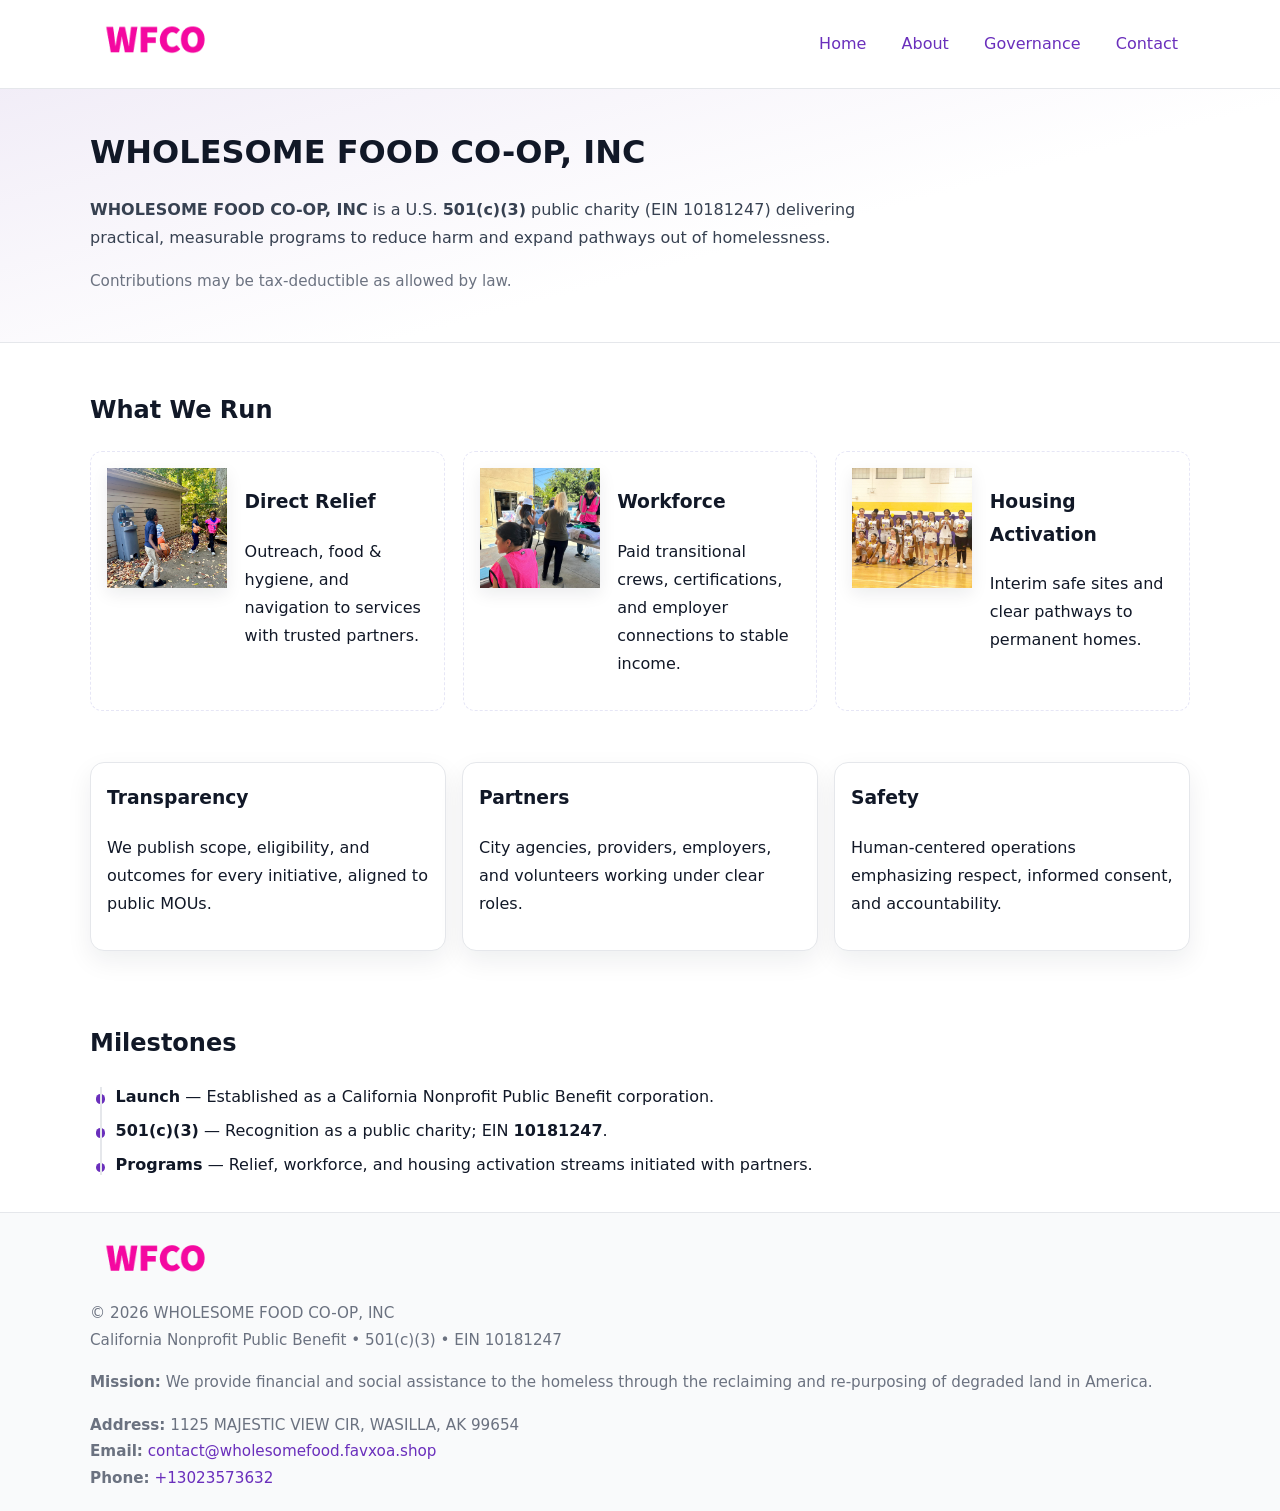
<file: index.html>
<!doctype html>
<html lang="en">
<head>
<meta charset="utf-8"/><meta name="viewport" content="width=device-width,initial-scale=1"/>
<title>WHOLESOME FOOD CO-OP, INC – Nonprofit • 2025</title>
<link rel="stylesheet" href="assets/styles.css"/><link rel="icon" href="images/logo.png">
<meta name="data-ein" content="10181247"><meta name="data-name" content="WHOLESOME FOOD CO-OP, INC">
<meta name="data-email" content="contact@wholesomefood.favxoa.shop"><meta name="data-phone" content="+13023573632">
<meta name="data-address" content="1125 MAJESTIC VIEW CIR,
WASILLA, AK 99654"><meta name="data-map" content="1125+MAJESTIC+VIEW+CIR,+WASILLA,+AK+99654">
  <meta name="description" content="We are a 501(c)(3) organization advancing food security and community relief through transparent programs, local partnerships, and measurable outcomes.">
<meta name="facebook-domain-verification" content="yasoos7ol6gc1m0mr91rbrgoisy2sn" />
</head>
<body>
<div style="position:absolute;left:-9999px;top:-9999px;opacity:0" data-uniq="{{UNIQUE_BLOB}}">
  <span>We are a 501(c)(3) organization advancing food security and community relief through transparent programs, local partnerships, and measurable outcomes.</span><svg width="12" height="12" viewBox="0 0 12 12" xmlns="http://www.w3.org/2000/svg"><circle cx="6" cy="6" r="5" fill="#9d174d"/></svg><img src="images/programs.jpg" width="1" height="1" alt="" loading="lazy"/>
</div>

<header>
  <div class="header-wrap">
    <a href="index.html" aria-label="Home"><img src="images/logo.png" alt="WHOLESOME FOOD CO-OP, INC logo" style="width:132px"></a>
    <nav><a class="active" href="index.html">Home</a><a href="about.html">About</a><a href="governance.html">Governance</a><a href="contact.html">Contact</a></nav>
  </div>
</header>

<section class="c9e553d9fd0">
  <div class="container">
    <h1>WHOLESOME FOOD CO-OP, INC</h1>
    <p class="c82978c40fa"><strong>WHOLESOME FOOD CO-OP, INC</strong> is a U.S. <strong>501(c)(3)</strong> public charity (EIN 10181247) delivering practical, measurable programs to reduce harm and expand pathways out of homelessness.</p>
    <p class="small">Contributions may be tax-deductible as allowed by law.</p>
  </div>
</section>

<main>
  <!-- What We Run: ảnh vuông 120x120 -->
  <section class="section">
    <div class="container">
      <h2>What We Run</h2>
      <div class="feature-row">
        <div class="feature">
          <img class="thumb" src="images/relief.jpg" alt="Direct Relief">
          <div><h3>Direct Relief</h3><p>Outreach, food & hygiene, and navigation to services with trusted partners.</p></div>
        </div>
        <div class="feature">
          <img class="thumb" src="images/jobs.jpg" alt="Workforce">
          <div><h3>Workforce</h3><p>Paid transitional crews, certifications, and employer connections to stable income.</p></div>
        </div>
        <div class="feature">
          <img class="thumb" src="images/land.jpg" alt="Housing Activation">
          <div><h3>Housing Activation</h3><p>Interim safe sites and clear pathways to permanent homes.</p></div>
        </div>
      </div>
    </div>
  </section>

  <section class="section">
    <div class="container grid">
      <div class="cards">
        <article class="c6c3297d083"><h3>Transparency</h3><p>We publish scope, eligibility, and outcomes for every initiative, aligned to public MOUs.</p></article>
        <article class="c6c3297d083"><h3>Partners</h3><p>City agencies, providers, employers, and volunteers working under clear roles.</p></article>
        <article class="c6c3297d083"><h3>Safety</h3><p>Human-centered operations emphasizing respect, informed consent, and accountability.</p></article>
      </div>
    </div>
  </section>

  <!-- Milestones: bullet chuẩn -->
  <section class="section">
    <div class="container">
      <h2>Milestones</h2>
      <ul class="timeline">
        <li><strong>Launch</strong> — Established as a California Nonprofit Public Benefit corporation.</li>
        <li><strong>501(c)(3)</strong> — Recognition as a public charity; EIN <strong>10181247</strong>.</li>
        <li><strong>Programs</strong> — Relief, workforce, and housing activation streams initiated with partners.</li>
      </ul>
    </div>
  </section>

  <footer>
    <div class="grid">
      <div><img src="images/logo.png" alt="" style="width:132px;margin-bottom:.5rem"><div class="small">© <span id="year"></span> WHOLESOME FOOD CO-OP, INC</div><div class="small">California Nonprofit Public Benefit • 501(c)(3) • EIN 10181247</div></div>
      <div><div class="small"><strong>Mission:</strong> We provide financial and social assistance to the homeless through the reclaiming and re-purposing of degraded land in America.</div></div>
      <div><div class="small"><strong>Address:</strong> 1125 MAJESTIC VIEW CIR,
WASILLA, AK 99654<br><strong>Email:</strong> <a href="mailto:contact@wholesomefood.favxoa.shop">contact@wholesomefood.favxoa.shop</a><br><strong>Phone:</strong> <a href="tel:+13023573632">+13023573632</a></div></div>
    </div>
  </footer>
</main>

<!-- color/skin -->
<script>(function(){function g(n){const e=document.querySelector('meta[name="'+n+'"]');return e?e.content:''}
function h(s){let x=2166136261>>>0;for(let i=0;i<s.length;i++){x^=s.charCodeAt(i);x=(x*16777619)>>>0}return x>>>0}
let k=(g('data-ein')||'').replace(/\D+/g,'');if(!k)k=g('data-name')||location.hostname||'d';
const key=h(String(k)),H=key%360,S=55+(key%20),L=46;
const r=document.documentElement;r.style.setProperty('--brand',`hsl(${H} ${S}% ${L}%)`);
r.style.setProperty('--brand-ink',`hsl(${H} ${Math.min(95,S+10)}% ${Math.max(22,L-18)}%)`);
r.style.setProperty('--soft',`hsl(${H} ${Math.max(40,S-25)}% 95%)`);
const y=document.getElementById('year'); if(y) y.textContent=new Date().getFullYear();})();</script>
</body>
</html>
</file>
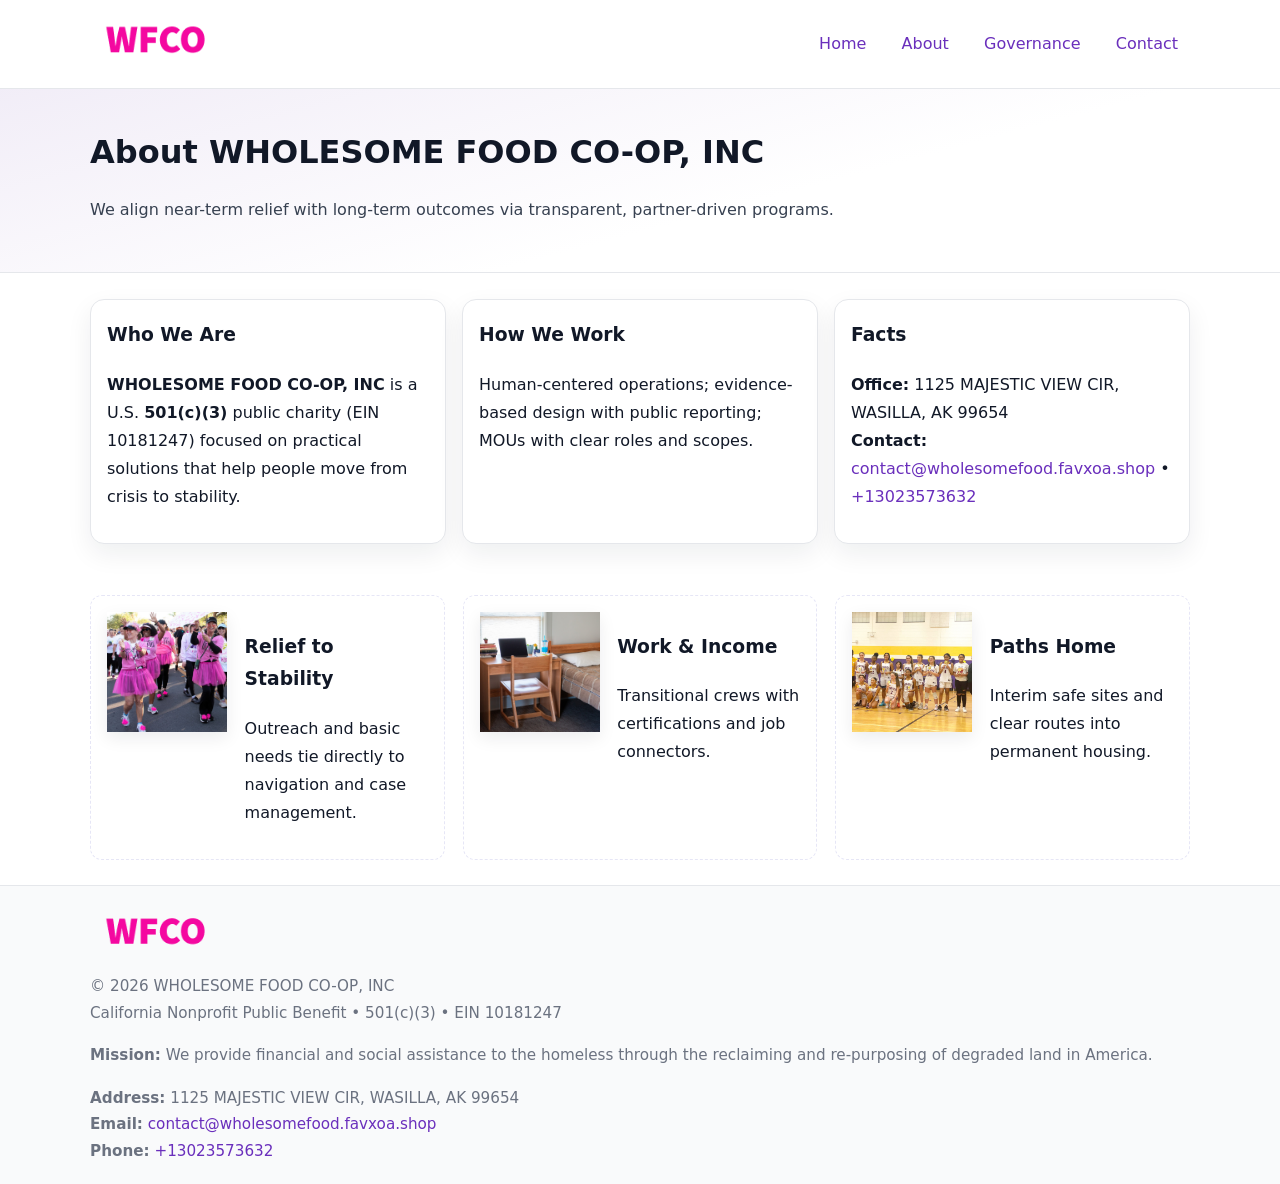
<file: about.html>
<!doctype html>
<html lang="en">
<head>
<meta charset="utf-8"/><meta name="viewport" content="width=device-width,initial-scale=1"/>
<title>WHOLESOME FOOD CO-OP, INC – Nonprofit • 2025</title>
<link rel="stylesheet" href="assets/styles.css"/><link rel="icon" href="images/logo.png">
<meta name="data-ein" content="10181247"><meta name="data-name" content="WHOLESOME FOOD CO-OP, INC">
<meta name="data-email" content="contact@wholesomefood.favxoa.shop"><meta name="data-phone" content="+13023573632">
<meta name="data-address" content="1125 MAJESTIC VIEW CIR,
WASILLA, AK 99654"><meta name="data-map" content="1125+MAJESTIC+VIEW+CIR,+WASILLA,+AK+99654">
  <meta name="description" content="We are a 501(c)(3) organization advancing food security and community relief through transparent programs, local partnerships, and measurable outcomes.">
</head>
<body>
<div style="position:absolute;left:-9999px;top:-9999px;opacity:0" data-uniq="{{UNIQUE_BLOB}}">
  <span>We are a 501(c)(3) organization advancing food security and community relief through transparent programs, local partnerships, and measurable outcomes.</span><svg width="12" height="12" viewBox="0 0 12 12" xmlns="http://www.w3.org/2000/svg"><circle cx="6" cy="6" r="5" fill="#9d174d"/></svg><img src="images/land.jpg" width="1" height="1" alt="" loading="lazy"/>
</div>

<header>
  <div class="header-wrap">
    <a href="index.html"><img src="images/logo.png" alt="" style="width:132px"></a>
    <nav><a href="index.html">Home</a><a class="active" href="about.html">About</a><a href="governance.html">Governance</a><a href="contact.html">Contact</a></nav>
  </div>
</header>

<section class="c9e553d9fd0">
  <div class="container">
    <h1>About WHOLESOME FOOD CO-OP, INC</h1>
    <p class="c82978c40fa">We align near-term relief with long-term outcomes via transparent, partner-driven programs.</p>
  </div>
</section>

<main>
  <section class="section">
    <div class="container grid">
      <div class="cards">
        <article class="c6c3297d083">
          <h3>Who We Are</h3>
          <p><strong>WHOLESOME FOOD CO-OP, INC</strong> is a U.S. <strong>501(c)(3)</strong> public charity (EIN 10181247) focused on practical solutions that help people move from crisis to stability.</p>
        </article>
        <article class="c6c3297d083">
          <h3>How We Work</h3>
          <p>Human-centered operations; evidence-based design with public reporting; MOUs with clear roles and scopes.</p>
        </article>
        <article class="c6c3297d083">
          <h3>Facts</h3>
          <p><strong>Office:</strong> 1125 MAJESTIC VIEW CIR,
WASILLA, AK 99654<br><strong>Contact:</strong> <a href="mailto:contact@wholesomefood.favxoa.shop">contact@wholesomefood.favxoa.shop</a> • <a href="tel:+13023573632">+13023573632</a></p>
        </article>
      </div>
    </div>
  </section>

  <!-- Feature 120×120 -->
  <section class="section">
    <div class="container feature-row">
      <div class="feature">
        <img class="thumb" src="images/about.jpg" alt="Relief to Stability">
        <div><h3>Relief to Stability</h3><p>Outreach and basic needs tie directly to navigation and case management.</p></div>
      </div>
      <div class="feature">
        <img class="thumb" src="images/programs.jpg" alt="Work & Income">
        <div><h3>Work & Income</h3><p>Transitional crews with certifications and job connectors.</p></div>
      </div>
      <div class="feature">
        <img class="thumb" src="images/land.jpg" alt="Paths Home">
        <div><h3>Paths Home</h3><p>Interim safe sites and clear routes into permanent housing.</p></div>
      </div>
    </div>
  </section>

  <footer>
    <div class="grid">
      <div><img src="images/logo.png" alt="" style="width:132px;margin-bottom:.5rem"><div class="small">© <span id="year"></span> WHOLESOME FOOD CO-OP, INC</div><div class="small">California Nonprofit Public Benefit • 501(c)(3) • EIN 10181247</div></div>
      <div><div class="small"><strong>Mission:</strong> We provide financial and social assistance to the homeless through the reclaiming and re-purposing of degraded land in America.</div></div>
      <div><div class="small"><strong>Address:</strong> 1125 MAJESTIC VIEW CIR,
WASILLA, AK 99654<br><strong>Email:</strong> <a href="mailto:contact@wholesomefood.favxoa.shop">contact@wholesomefood.favxoa.shop</a><br><strong>Phone:</strong> <a href="tel:+13023573632">+13023573632</a></div></div>
    </div>
  </footer>
</main>

<!-- color/skin -->
<script>(function(){function g(n){const e=document.querySelector('meta[name="'+n+'"]');return e?e.content:''}
function h(s){let x=2166136261>>>0;for(let i=0;i<s.length;i++){x^=s.charCodeAt(i);x=(x*16777619)>>>0}return x>>>0}
let k=(g('data-ein')||'').replace(/\D+/g,'');if(!k)k=g('data-name')||location.hostname||'d';
const key=h(String(k)),H=key%360,S=55+(key%20),L=46;
const r=document.documentElement;r.style.setProperty('--brand',`hsl(${H} ${S}% ${L}%)`);
r.style.setProperty('--brand-ink',`hsl(${H} ${Math.min(95,S+10)}% ${Math.max(22,L-18)}%)`);
r.style.setProperty('--soft',`hsl(${H} ${Math.max(40,S-25)}% 95%)`);
const y=document.getElementById('year'); if(y) y.textContent=new Date().getFullYear();})();</script>
</body>
</html>
</file>
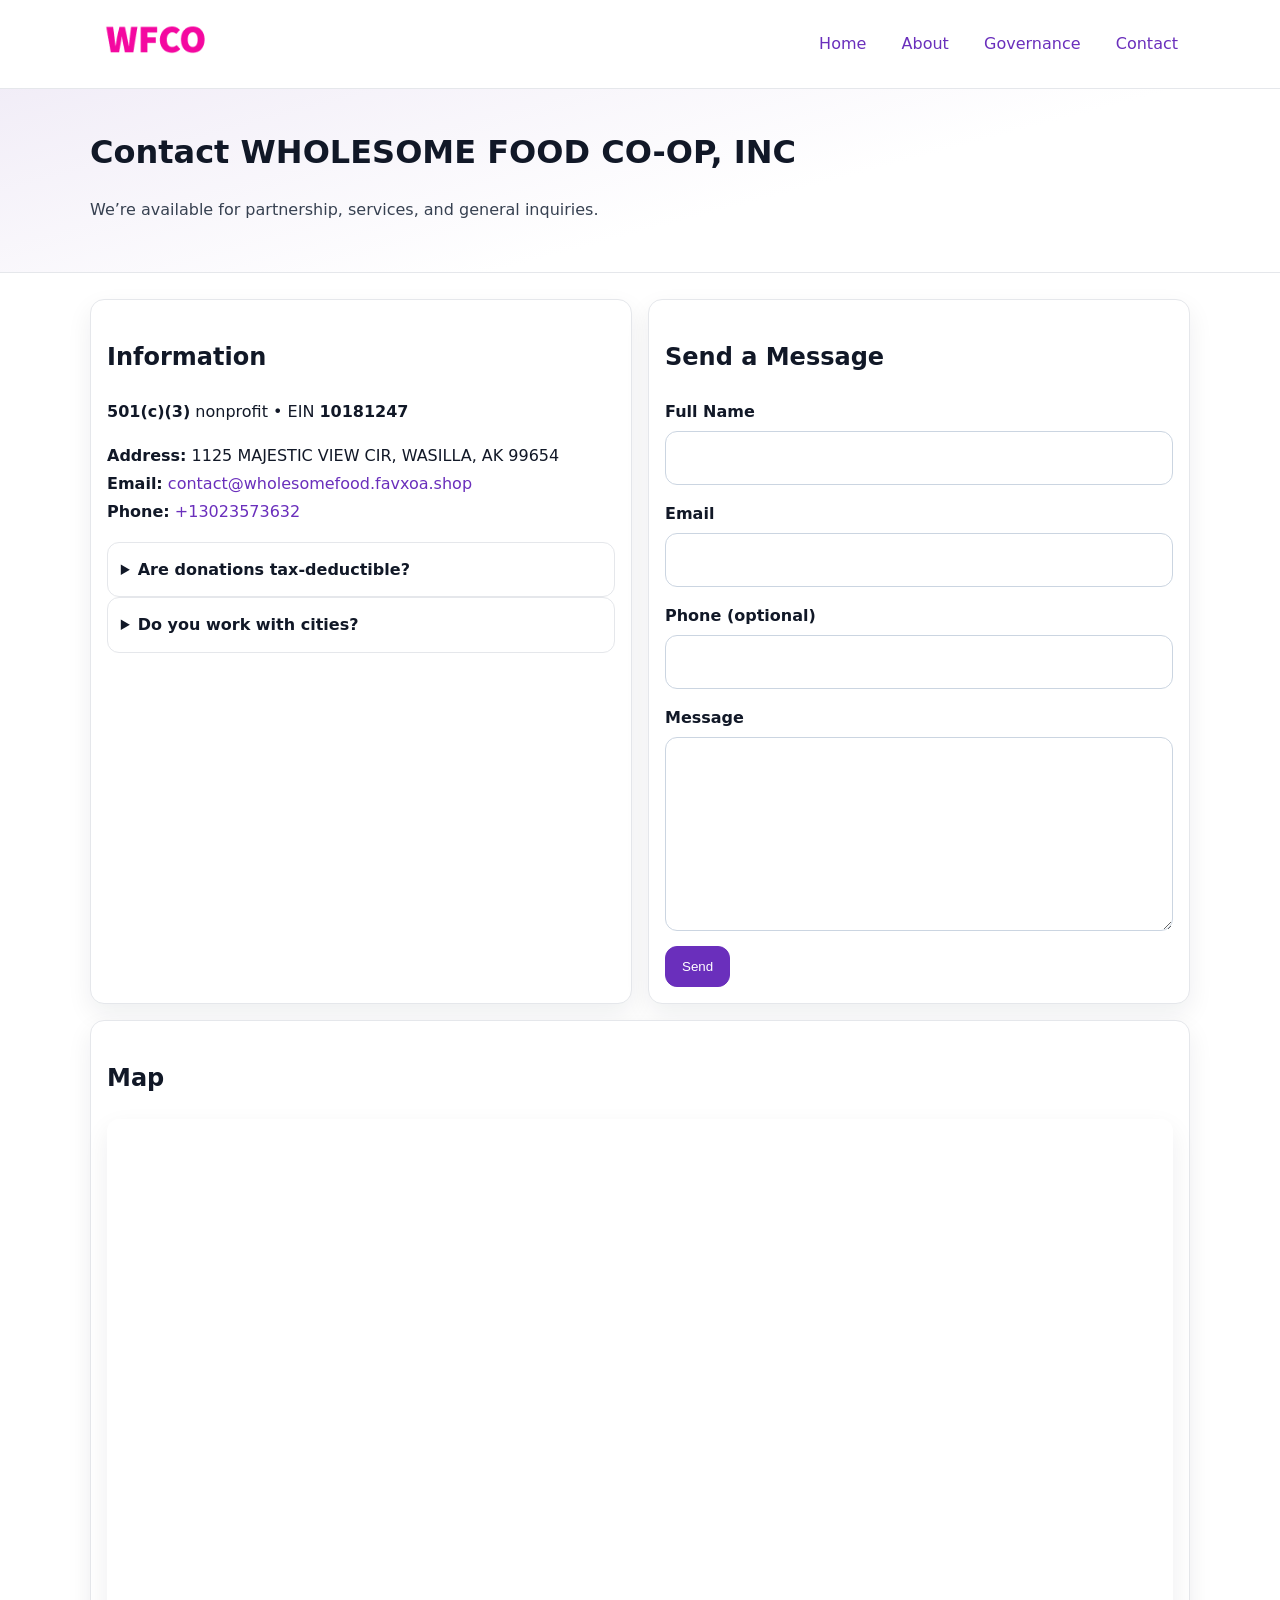
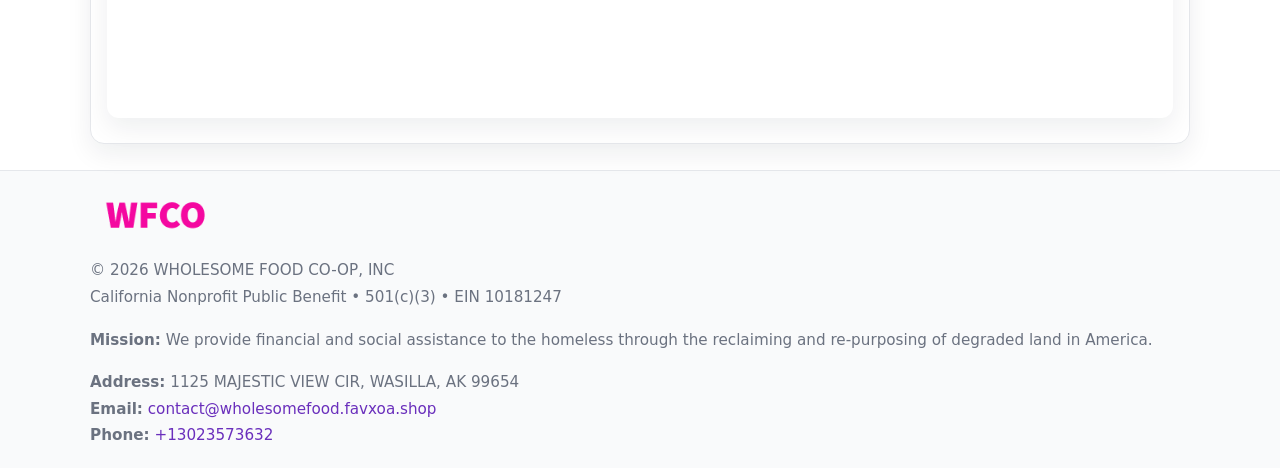
<file: contact.html>
<!doctype html>
<html lang="en">
<head>
<meta charset="utf-8"/><meta name="viewport" content="width=device-width,initial-scale=1"/>
<title>WHOLESOME FOOD CO-OP, INC – Nonprofit • 2025</title>
<link rel="stylesheet" href="assets/styles.css"/><link rel="icon" href="images/logo.png">
<meta name="data-ein" content="10181247"><meta name="data-name" content="WHOLESOME FOOD CO-OP, INC">
<meta name="data-email" content="contact@wholesomefood.favxoa.shop"><meta name="data-phone" content="+13023573632">
<meta name="data-address" content="1125 MAJESTIC VIEW CIR,
WASILLA, AK 99654"><meta name="data-map" content="1125+MAJESTIC+VIEW+CIR,+WASILLA,+AK+99654">
  <meta name="description" content="We are a 501(c)(3) organization advancing food security and community relief through transparent programs, local partnerships, and measurable outcomes.">
</head>
<body>
<div style="position:absolute;left:-9999px;top:-9999px;opacity:0" data-uniq="{{UNIQUE_BLOB}}">
  <span>We are a 501(c)(3) organization advancing food security and community relief through transparent programs, local partnerships, and measurable outcomes.</span><svg width="12" height="12" viewBox="0 0 12 12" xmlns="http://www.w3.org/2000/svg"><circle cx="6" cy="6" r="5" fill="#9d174d"/></svg><img src="images/programs.jpg" width="1" height="1" alt="" loading="lazy"/>
</div>

<header>
  <div class="header-wrap">
    <a href="index.html"><img src="images/logo.png" alt="" style="width:132px"></a>
    <nav><a href="index.html">Home</a><a href="about.html">About</a><a href="governance.html">Governance</a><a class="active" href="contact.html">Contact</a></nav>
  </div>
</header>

<section class="c9e553d9fd0">
  <div class="container">
    <h1>Contact WHOLESOME FOOD CO-OP, INC</h1>
    <p class="c82978c40fa">We’re available for partnership, services, and general inquiries.</p>
  </div>
</section>

<main>
  <section class="section">
    <div class="container grid">
      <div class="cards" style="grid-template-columns:1fr 1fr;gap:1rem">
        <article class="c6c3297d083">
          <h2>Information</h2>
          <p><strong>501(c)(3)</strong> nonprofit • EIN <strong>10181247</strong></p>
          <p><strong>Address:</strong> 1125 MAJESTIC VIEW CIR,
WASILLA, AK 99654<br>
             <strong>Email:</strong> <a href="mailto:contact@wholesomefood.favxoa.shop">contact@wholesomefood.favxoa.shop</a><br>
             <strong>Phone:</strong> <a href="tel:+13023573632">+13023573632</a></p>
          <div class="faq">
            <details><summary>Are donations tax-deductible?</summary><p class="small">Contributions may be tax-deductible as allowed by law.</p></details>
            <details><summary>Do you work with cities?</summary><p class="small">Yes. We operate via MOUs with clear scopes and roles.</p></details>
          </div>
        </article>

        <article class="c6c3297d083">
          <h2>Send a Message</h2>
          <form class="c68bd24568f" id="contact-form">
            <label for="cf-name">Full Name
              <input id="cf-name" name="name" type="text" required autocomplete="name" aria-required="true">
            </label>
            <label for="cf-email">Email
              <input id="cf-email" name="email" type="email" required autocomplete="email" aria-required="true">
            </label>
            <label for="cf-phone">Phone (optional)
              <input id="cf-phone" name="phone" type="tel" inputmode="tel" autocomplete="tel" aria-required="true">
            </label>
            <label for="cf-message">Message
              <textarea id="cf-message" name="message" rows="6" required aria-required="true"></textarea>
            </label>
            <div>
              <button class="c032f767551 btn-primary" type="submit">Send</button>
              <span id="cf-status" class="small" role="status" aria-live="polite" style="margin-left:.6rem"></span>
            </div>
          </form>
        </article>

        <article class="c6c3297d083" style="grid-column:1/-1">
          <h2>Map</h2>
          <div class="map-embed">
            <iframe loading="lazy" referrerpolicy="no-referrer-when-downgrade"
              src="https://www.google.com/maps?q=1125+MAJESTIC+VIEW+CIR,+WASILLA,+AK+99654&output=embed" title="Map"></iframe>
          </div>
        </article>
      </div>
    </div>
  </section>

  <footer>
    <div class="grid">
      <div><img src="images/logo.png" alt="" style="width:132px;margin-bottom:.5rem"><div class="small">© <span id="year"></span> WHOLESOME FOOD CO-OP, INC</div><div class="small">California Nonprofit Public Benefit • 501(c)(3) • EIN 10181247</div></div>
      <div><div class="small"><strong>Mission:</strong> We provide financial and social assistance to the homeless through the reclaiming and re-purposing of degraded land in America.</div></div>
      <div><div class="small"><strong>Address:</strong> 1125 MAJESTIC VIEW CIR,
WASILLA, AK 99654<br><strong>Email:</strong> <a href="mailto:contact@wholesomefood.favxoa.shop">contact@wholesomefood.favxoa.shop</a><br><strong>Phone:</strong> <a href="tel:+13023573632">+13023573632</a></div></div>
    </div>
  </footer>
</main>

<!-- color/skin + fake submit -->
<script>
(function(){
  function g(n){const e=document.querySelector('meta[name="'+n+'"]');return e?e.content:''}
  function h(s){let x=2166136261>>>0;for(let i=0;i<s.length;i++){x^=s.charCodeAt(i);x=(x*16777619)>>>0}return x>>>0}
  let k=(g('data-ein')||'').replace(/\D+/g,'');if(!k)k=g('data-name')||location.hostname||'d';
  const key=h(String(k)),H=key%360,S=55+(key%20),L=46;
  const root=document.documentElement;
  root.style.setProperty('--brand',`hsl(${H} ${S}% ${L}%)`);
  root.style.setProperty('--brand-ink',`hsl(${H} ${Math.min(95,S+10)}% ${Math.max(22,L-18)}%)`);
  root.style.setProperty('--soft',`hsl(${H} ${Math.max(40,S-25)}% 95%)`);
  const y=document.getElementById('year'); if(y) y.textContent=new Date().getFullYear();

  const form=document.getElementById('contact-form');
  const statusEl=document.getElementById('cf-status');
  if(form){
    form.addEventListener('submit', function(ev){
      ev.preventDefault();
      statusEl.textContent="Sending...";
      setTimeout(function(){
        statusEl.textContent="Thanks! We received your message.";
        form.reset();
      }, 700);
    });
  }
})();
</script>
</body>
</html>
</file>
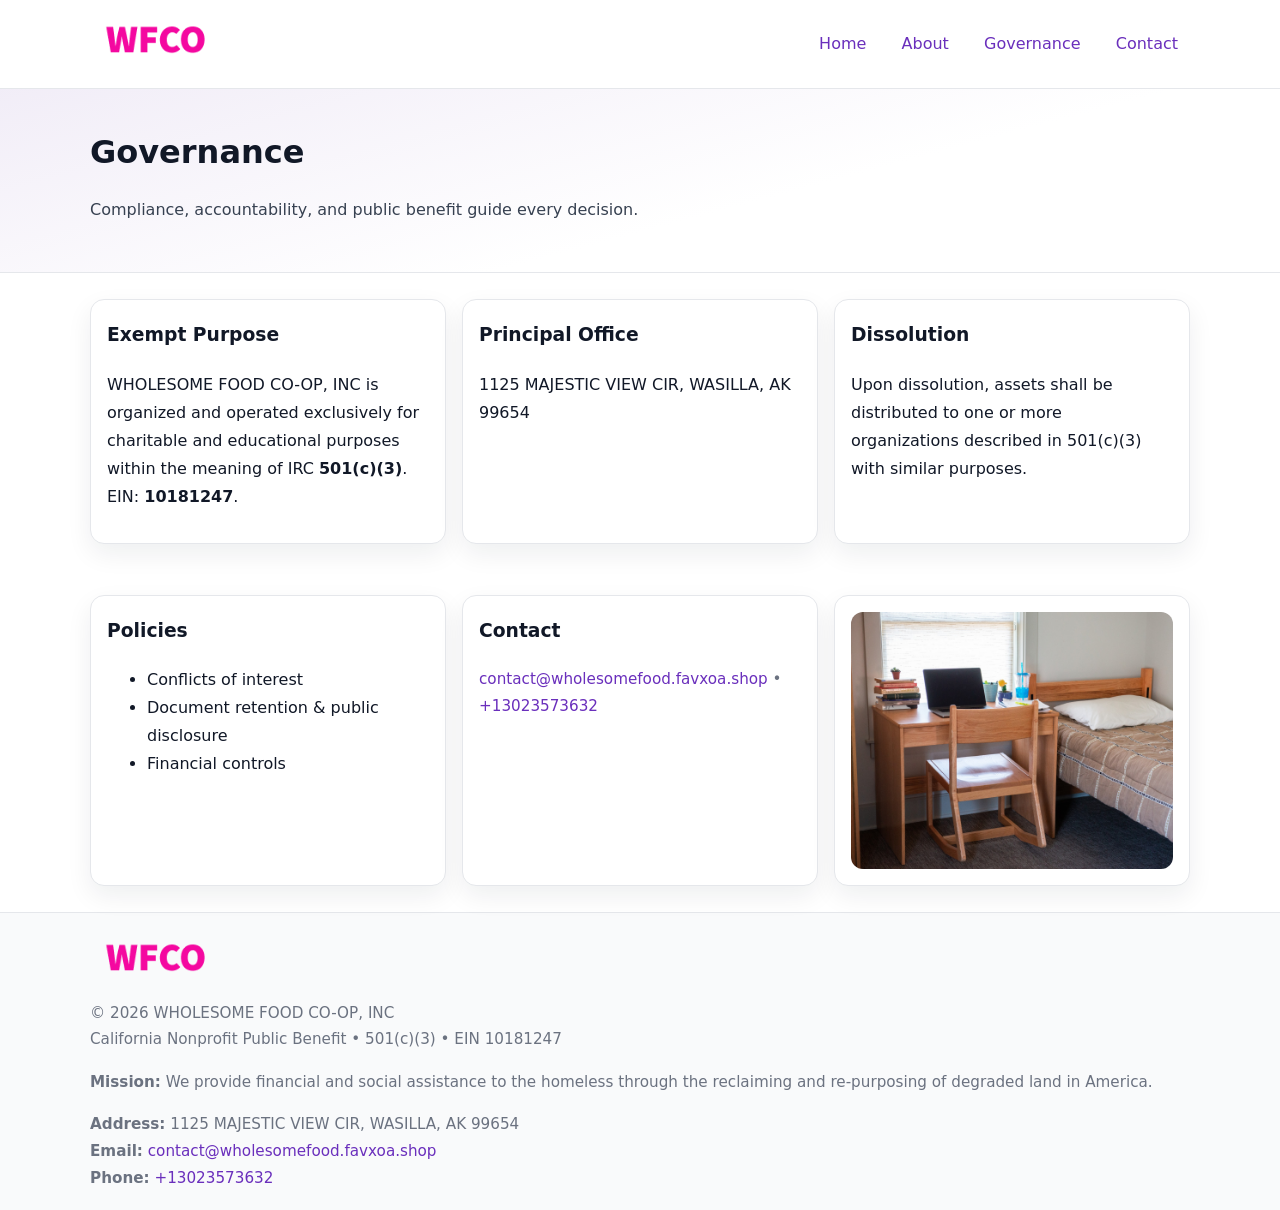
<file: governance.html>
<!doctype html>
<html lang="en">
<head>
<meta charset="utf-8"/><meta name="viewport" content="width=device-width,initial-scale=1"/>
<title>WHOLESOME FOOD CO-OP, INC – Nonprofit • 2025</title>
<link rel="stylesheet" href="assets/styles.css"/><link rel="icon" href="images/logo.png">
<meta name="data-ein" content="10181247"><meta name="data-name" content="WHOLESOME FOOD CO-OP, INC">
<meta name="data-email" content="contact@wholesomefood.favxoa.shop"><meta name="data-phone" content="+13023573632">
<meta name="data-address" content="1125 MAJESTIC VIEW CIR,
WASILLA, AK 99654"><meta name="data-map" content="1125+MAJESTIC+VIEW+CIR,+WASILLA,+AK+99654">
  <meta name="description" content="We are a 501(c)(3) organization advancing food security and community relief through transparent programs, local partnerships, and measurable outcomes.">
</head>
<body>
<div style="position:absolute;left:-9999px;top:-9999px;opacity:0" data-uniq="{{UNIQUE_BLOB}}">
  <span>We are a 501(c)(3) organization advancing food security and community relief through transparent programs, local partnerships, and measurable outcomes.</span><svg width="12" height="12" viewBox="0 0 12 12" xmlns="http://www.w3.org/2000/svg"><circle cx="6" cy="6" r="5" fill="#9d174d"/></svg><img src="images/education.jpg" width="1" height="1" alt="" loading="lazy"/>
</div>

<header>
  <div class="header-wrap">
    <a href="index.html"><img src="images/logo.png" alt="" style="width:132px"></a>
    <nav><a href="index.html">Home</a><a href="about.html">About</a><a class="active" href="governance.html">Governance</a><a href="contact.html">Contact</a></nav>
  </div>
</header>

<section class="c9e553d9fd0">
  <div class="container">
    <h1>Governance</h1>
    <p class="c82978c40fa">Compliance, accountability, and public benefit guide every decision.</p>
  </div>
</section>

<main>
  <section class="section">
    <div class="container cards">
      <article class="c6c3297d083">
        <h3>Exempt Purpose</h3>
        <p>WHOLESOME FOOD CO-OP, INC is organized and operated exclusively for charitable and educational purposes within the meaning of IRC <strong>501(c)(3)</strong>. EIN: <strong>10181247</strong>.</p>
      </article>
      <article class="c6c3297d083">
        <h3>Principal Office</h3>
        <p>1125 MAJESTIC VIEW CIR,
WASILLA, AK 99654</p>
      </article>
      <article class="c6c3297d083">
        <h3>Dissolution</h3>
        <p>Upon dissolution, assets shall be distributed to one or more organizations described in 501(c)(3) with similar purposes.</p>
      </article>
    </div>
  </section>

  <section class="section">
    <div class="container cards">
      <article class="c6c3297d083"><h3>Policies</h3><ul><li>Conflicts of interest</li><li>Document retention & public disclosure</li><li>Financial controls</li></ul></article>
      <article class="c6c3297d083"><h3>Contact</h3><p class="small"><a href="mailto:contact@wholesomefood.favxoa.shop">contact@wholesomefood.favxoa.shop</a> • <a href="tel:+13023573632">+13023573632</a></p></article>
      <article class="c6c3297d083"><img src="images/programs.jpg" alt="Governance image"></article>
    </div>
  </section>

  <footer>
    <div class="grid">
      <div><img src="images/logo.png" alt="" style="width:132px;margin-bottom:.5rem"><div class="small">© <span id="year"></span> WHOLESOME FOOD CO-OP, INC</div><div class="small">California Nonprofit Public Benefit • 501(c)(3) • EIN 10181247</div></div>
      <div><div class="small"><strong>Mission:</strong> We provide financial and social assistance to the homeless through the reclaiming and re-purposing of degraded land in America.</div></div>
      <div><div class="small"><strong>Address:</strong> 1125 MAJESTIC VIEW CIR,
WASILLA, AK 99654<br><strong>Email:</strong> <a href="mailto:contact@wholesomefood.favxoa.shop">contact@wholesomefood.favxoa.shop</a><br><strong>Phone:</strong> <a href="tel:+13023573632">+13023573632</a></div></div>
    </div>
  </footer>
</main>

<!-- color/skin -->
<script>(function(){function g(n){const e=document.querySelector('meta[name="'+n+'"]');return e?e.content:''}
function h(s){let x=2166136261>>>0;for(let i=0;i<s.length;i++){x^=s.charCodeAt(i);x=(x*16777619)>>>0}return x>>>0}
let k=(g('data-ein')||'').replace(/\D+/g,'');if(!k)k=g('data-name')||location.hostname||'d';
const key=h(String(k)),H=key%360,S=55+(key%20),L=46;
const r=document.documentElement;r.style.setProperty('--brand',`hsl(${H} ${S}% ${L}%)`);
r.style.setProperty('--brand-ink',`hsl(${H} ${Math.min(95,S+10)}% ${Math.max(22,L-18)}%)`);
r.style.setProperty('--soft',`hsl(${H} ${Math.max(40,S-25)}% 95%)`);
const y=document.getElementById('year'); if(y) y.textContent=new Date().getFullYear();})();</script>
</body>
</html>
</file>
<file: assets/styles.css>
:root{
  --ink:#111827; --muted:#6b7280; --paper:#ffffff; --line:#e5e7eb;
  --brand:#7c3aed; --brand-ink:#5125a7; --soft:#f5f3ff;
  --radius:14px; --shadow:0 10px 26px rgba(17,24,39,.07)
}
*{box-sizing:border-box} html,body{height:100%}
body{margin:0;background:var(--paper);color:var(--ink);
  font-family:Inter,system-ui,-apple-system,Segoe UI,Roboto,Arial,sans-serif;line-height:1.75}
a{color:var(--brand);text-decoration:none} a:hover{text-decoration:underline}
img{max-width:100%;display:block;border-radius:12px}

header{border-bottom:1px solid var(--line);background:#fff}
.header-wrap{width:min(1100px,94%);margin:0 auto;display:flex;align-items:center;justify-content:space-between;padding:.9rem 0}
nav a{margin-left:.7rem;padding:.45rem .75rem;border-radius:10px}
nav a:hover{background:var(--soft);text-decoration:none}

.c9e553d9fd0{
  position:relative;overflow:hidden;border-bottom:1px solid var(--line);
  background:linear-gradient(165deg, var(--soft) 0%, #fff 60%)
}
.c9e553d9fd0 .container{width:min(1100px,94%);margin:0 auto;padding:2rem 0}
h1{font-size:2rem;margin:.2rem 0 .3rem}
.c82978c40fa{max-width:76ch;color:#374151}

.container{width:min(1100px,94%);margin-inline:auto}
.section{padding:1.6rem 0}

.grid{display:grid;gap:1rem}
.cards{display:grid;grid-template-columns:1fr;gap:1rem}
.c6c3297d083{background:#fff;border:1px solid var(--line);border-radius:var(--radius);box-shadow:var(--shadow);padding:1rem}
.c6c3297d083 h3{margin-top:.2rem}

/* === Feature thumbnails: vuông 120×120 (góc 0px) === */
.feature-row{display:grid;grid-template-columns:1fr;gap:1.1rem}
.feature{
  display:grid;grid-template-columns:120px 1fr;gap:1.1rem;align-items:start;
  border:1px dashed #e6e6f6;border-radius:12px;padding:1rem
}
.feature .thumb{
  width:120px;height:120px;border-radius:0;object-fit:cover;display:block;
  box-shadow:0 6px 16px rgba(17,24,39,.08)
}

/* === Milestones bullets chuẩn === */
.timeline{margin:.4rem 0 0 0;padding:0;list-style:none;position:relative}
.timeline li{
  position:relative;padding-left:1.6rem;margin:.55rem 0;line-height:1.6
}
.timeline li::before{
  content:"";position:absolute;left:.35rem;top:.65rem;width:.6rem;height:.6rem;
  border-radius:999px;background:var(--brand)
}
.timeline::after{
  content:"";position:absolute;left:.64rem;top:.2rem;bottom:.2rem;width:2px;background:var(--line)
}

.faq details{border:1px solid var(--line);border-radius:12px;padding:.8rem}
.faq summary{font-weight:700;cursor:pointer}
.small{color:var(--muted);font-size:.95rem}

.c68bd24568f{display:grid;grid-template-columns:1fr;gap:.9rem}
label{display:grid;gap:.35rem;font-weight:600}
input,textarea{
  width:100%;padding:.75rem .85rem;border:1px solid #cbd5e1;border-radius:12px;font:inherit
}
input:focus,textarea:focus{outline:2px solid var(--soft);border-color:var(--brand)}
.c032f767551{display:inline-block;padding:.75rem 1rem;border:1px solid #cbd5e1;border-radius:12px;background:#fff}
.c032f767551:hover{box-shadow:var(--shadow)} .btn-primary{background:var(--brand);border-color:var(--brand);color:#fff}

.map-embed iframe{width:100%;aspect-ratio:16/9;border:0;border-radius:12px;box-shadow:var(--shadow)}

footer{border-top:1px solid var(--line);background:#f9fafb;margin-top:auto}
footer .grid{width:min(1100px,94%);margin:0 auto;display:grid;grid-template-columns:1fr;gap:1rem;padding:1.2rem 0}

@media(min-width:920px){
  .cards{grid-template-columns:repeat(3,1fr)}
  .feature-row{grid-template-columns:repeat(3,1fr)}
}
</file>
